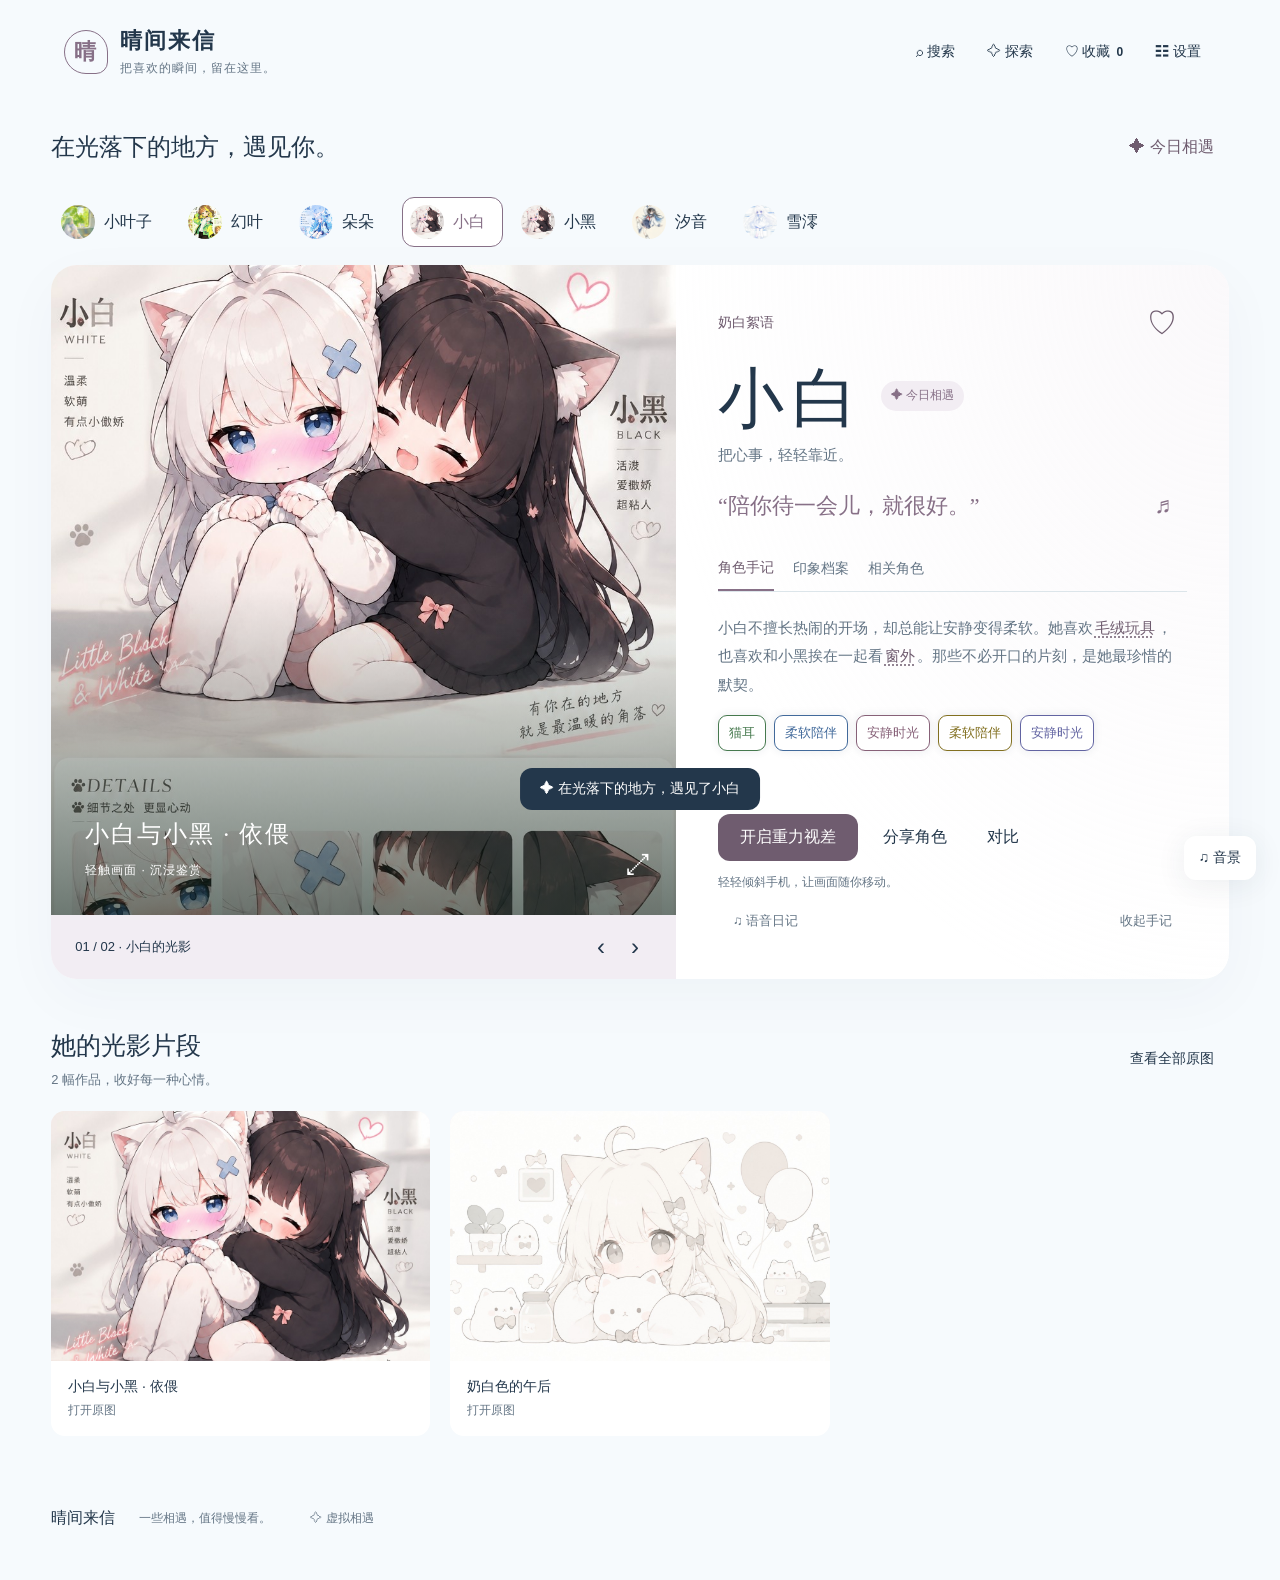
<file: index.html>
<!doctype html>
<html lang="zh-CN"><head><meta charset="utf-8"><meta name="viewport" content="width=device-width,initial-scale=1,viewport-fit=cover"><meta name="theme-color" content="#f6fafd"><meta name="description" content="晴间来信，一本可以随身携带的角色与光影收藏册。"><title>晴间来信 · 角色图鉴</title><link rel="icon" href="favicon.svg" type="image/svg+xml"><link rel="stylesheet" href="style.css"><script src="characters.js" defer></script><script src="app.js" defer></script></head>
<body><a class="skip-link" href="#main">跳到内容</a><div id="sky" aria-hidden="true"></div><div id="light-trail" aria-hidden="true"></div>
<header class="header"><a href="#leaf" class="brand"><span class="brand-mark">晴</span><span>晴间来信<small>把喜欢的瞬间，留在这里。</small></span></a><div class="header-actions"><button id="search-open" aria-label="搜索角色与故事">⌕ <span>搜索</span></button><button id="explore">✧ <span>探索</span></button><button id="collection">♡ <span>收藏</span><b id="count">0</b></button><button id="settings" aria-label="打开阅读设置">☷ <span>设置</span></button></div></header>
<main id="main" tabindex="-1"><div id="recommendation" hidden></div><div class="intro"><p>在光落下的地方，遇见你。</p><button id="daily-encounter">✦ 今日相遇</button></div><nav id="characters" role="tablist" aria-label="选择角色"></nav>
<div id="character-view"><section class="stage" id="character-panel" role="tabpanel"><div class="art-wrap"><button class="art" id="open-art" aria-label="打开原图鉴赏"><span class="film-loader" aria-hidden="true"></span><img id="hero" fetchpriority="high" alt=""><span class="art-flash" aria-hidden="true"></span><span class="art-shade"></span><span class="art-caption"><span id="scene"></span><small>轻触画面 · 沉浸鉴赏</small></span><span class="view-mark">⤢</span></button><div class="image-error" hidden>画面暂未载入，请检查图片文件后重试。<button id="retry">重新加载</button></div><div class="art-footer"><span id="image-count"></span><div><button id="prev" aria-label="上一幅">‹</button><button id="next" aria-label="下一幅">›</button></div></div></div>
<article class="profile"><div class="profile-top"><span id="mood"></span><button id="favorite" aria-label="收藏角色" aria-pressed="false">♡</button></div><div class="name-line"><h1 id="name"></h1><button id="daily-label" hidden>✦ 今日相遇</button></div><p id="subtitle" class="subtitle"></p><div class="quote-row"><blockquote id="quote"></blockquote><button id="speak" aria-label="朗读角色台词">♬</button></div><div class="content-tabs" role="tablist" aria-label="档案内容"><button role="tab" aria-selected="true" data-pane="story" id="tab-story" aria-controls="pane-story">角色手记</button><button role="tab" aria-selected="false" data-pane="details" id="tab-details" aria-controls="pane-details" tabindex="-1">印象档案</button><button role="tab" aria-selected="false" data-pane="related" id="tab-related" aria-controls="pane-related" tabindex="-1">相关角色</button></div><div class="paper-content"><div id="pane-story" class="pane" role="tabpanel" aria-labelledby="tab-story"><p id="story"></p><div id="tags"></div></div><div id="pane-details" class="pane" role="tabpanel" aria-labelledby="tab-details" hidden><dl id="details"></dl><small>人物介绍为本站创作设定；暂定名可修改。</small></div><div id="pane-related" class="pane" role="tabpanel" aria-labelledby="tab-related" hidden><div id="related-list"></div></div></div><div class="profile-actions"><button id="motion" class="primary" aria-pressed="false">开启重力视差</button><button id="share">分享角色</button><button id="compare">对比</button></div><p id="motion-status" class="hint">轻轻倾斜手机，让画面随你移动。</p><div class="profile-extras"><button id="voice-diary">♫ 语音日记</button><button id="collapse-profile" aria-expanded="true">收起手记</button></div></article></section>
<section class="gallery-section"><div class="section-heading"><div><h2>她的光影片段</h2><p id="gallery-desc"></p></div><button id="show-gallery">查看全部原图</button></div><div id="gallery" class="gallery"></div></section></div>
<section id="route-view" hidden aria-live="polite"></section>
<footer><span>晴间来信</span><p>一些相遇，值得慢慢看。</p><button id="virtual-online">✧ 虚拟相遇</button></footer></main>
<nav class="mobile-bar" aria-label="快捷操作"><button id="mobile-art">⤢ 鉴赏</button><button id="mobile-favorite">♡ 收藏</button><button id="music">♫ 音景</button><button id="mobile-explore">✧ 探索</button></nav>
<dialog id="viewer" aria-label="原图鉴赏"><div class="viewer-head"><span id="viewer-title"></span><button id="close-viewer" aria-label="关闭鉴赏">关闭 ×</button></div><div id="viewer-area"><span class="film-loader" aria-hidden="true"></span><img id="viewer-img" alt=""><p id="viewer-error" hidden>原图加载失败。<button id="viewer-retry">重试</button></p></div><div id="danmaku" aria-hidden="true"></div><div id="floating-cards" hidden></div><div class="viewer-bottom"><button id="viewer-prev" aria-label="上一张原图">‹</button><span id="viewer-count"></span><button id="viewer-next" aria-label="下一张原图">›</button><button id="zoom">放大</button><button id="immersive" aria-pressed="false">◆ 沉浸</button><button id="card-mode" aria-pressed="false">卡片模式</button><a id="download" download>保存原图</a><button id="fullscreen">全屏</button></div></dialog>
<dialog id="drawer" aria-labelledby="drawer-title"><div class="drawer-head"><h2 id="drawer-title"></h2><button id="close-drawer" aria-label="关闭面板">关闭 ×</button></div><div id="drawer-body"></div></dialog>
<dialog id="story-slider" aria-label="故事滑动"><button id="close-slider" aria-label="退出故事滑动">退出 ×</button><div id="slider-stage"></div><div class="slider-bottom"><button id="slider-prev">上一位</button><span id="slider-count"></span><button id="slider-next">下一位</button><button id="slider-detail">查看档案</button></div></dialog>
<div id="toast" role="status" aria-live="polite"></div><noscript>请开启 JavaScript 以浏览完整图鉴。<a href="assets/TT%20Image%202.5_1789747697011_0.png">查看小叶子的原图</a></noscript></body></html>
</file>
<file: style.css>
:root{--base:#f6fafd;--ink:#23374b;--muted:#647585;--accent:#56856a;--tint:#eaf1e8;--surface:#fff;--line:#dce5ea;color-scheme:light;font-family:-apple-system,BlinkMacSystemFont,"PingFang SC","Microsoft YaHei",sans-serif;color:var(--ink);background:var(--base);font-size:16px}*{box-sizing:border-box}body{margin:0}button,a,input{touch-action:manipulation}button,a{ -webkit-tap-highlight-color:transparent}button{font:inherit;color:inherit;cursor:pointer;border:0;background:none;min-height:44px;padding:10px 15px;border-radius:12px}button:hover{background:var(--tint)}button:focus-visible,a:focus-visible,input:focus-visible{outline:3px solid var(--accent);outline-offset:4px}a{color:inherit;text-decoration:none}button:disabled{opacity:.4;cursor:default}button[hidden],[hidden]{display:none!important}.header{max-width:1440px;margin:auto;padding:26px 5%;display:flex;justify-content:space-between;align-items:center}.brand{display:flex;gap:12px;align-items:center;font-size:22px;font-weight:600;letter-spacing:2px}.brand-mark{display:grid;place-items:center;width:44px;height:44px;border:1px solid var(--accent);color:var(--accent);border-radius:50% 50% 12px 50%;font-family:serif}.brand small{display:block;font-size:12px;font-weight:400;letter-spacing:1px;margin-top:4px;color:var(--muted)}.header-actions{display:flex;gap:10px;font-size:14px}.header-actions b{margin-left:6px;font-size:12px}main{max-width:1320px;margin:auto;padding:0 4%}.intro{display:flex;align-items:center;justify-content:space-between;margin:22px 0 24px}.intro p{font-family:"Songti SC","Noto Serif CJK SC",SimSun,serif;font-size:24px;margin:0}.intro>span{color:var(--muted);font-size:13px}#characters{display:flex;gap:10px;overflow-x:auto;padding:4px 2px 18px;scrollbar-width:thin;scroll-snap-type:x proximity}#characters button{display:flex;align-items:center;flex-shrink:0;gap:9px;border:1px solid transparent;padding:7px 17px 7px 7px;scroll-snap-align:center}#characters img{width:34px;height:34px;border-radius:50%;object-fit:cover;object-position:50% 20%}#characters button[aria-selected=true]{background:var(--surface);border-color:var(--accent);color:var(--accent)}.stage{display:grid;grid-template-columns:1.13fr 1fr;background:var(--surface);border-radius:26px;overflow:hidden;box-shadow:0 18px 60px #23374b09}.art-wrap{position:relative;background:var(--tint);min-width:0}.art{padding:0;display:block;width:100%;height:610px;position:relative;overflow:hidden;border-radius:0;text-align:left;isolation:isolate}.art img{width:100%;height:100%;object-fit:cover;object-position:50% 42%;transform:scale(1.045) translate(var(--px,0px),var(--py,0px));transition:transform .18s ease-out}.art-shade{position:absolute;inset:50% 0 0;background:linear-gradient(transparent,#1529219c);pointer-events:none}.art-caption{position:absolute;bottom:36px;left:34px;color:white;font-family:"Songti SC",SimSun,serif;font-size:24px;letter-spacing:2px}.art-caption small{display:block;font-family:sans-serif;letter-spacing:1px;font-size:12px;margin-top:12px}.view-mark{position:absolute;right:26px;bottom:33px;color:white;font-size:26px}.art-footer{padding:10px 24px;display:flex;justify-content:space-between;align-items:center;font-size:13px}.art-footer button{font-size:24px;padding:0 13px}.profile{padding:36px 42px;display:flex;flex-direction:column}.profile-top{display:flex;justify-content:space-between;align-items:center;color:var(--accent);font-size:14px}.profile-top>button{font-size:30px;padding:0 10px}h1{font-family:"Songti SC","Noto Serif CJK SC",SimSun,serif;font-weight:500;font-size:66px;letter-spacing:8px;margin:20px 0 8px;line-height:1.2}.subtitle{margin:0;color:var(--muted);font-size:15px}blockquote{font-family:"Songti SC",SimSun,serif;font-size:22px;line-height:1.7;margin:30px 0 23px;color:var(--accent)}.content-tabs{display:flex;gap:24px;border-bottom:1px solid var(--line)}.content-tabs button{padding:12px 0;border-radius:0;font-size:14px;color:var(--muted)}.content-tabs [aria-selected=true]{color:var(--ink);border-bottom:2px solid var(--accent)}.pane{min-height:181px;padding-top:6px}.pane p{font-size:15px;line-height:1.9;color:var(--muted);margin:16px 0}.pane small{font-size:12px;color:var(--muted)}#tags{display:flex;gap:8px;flex-wrap:wrap}#tags span{font-size:12px;border-radius:6px;background:var(--tint);padding:6px 9px;color:var(--accent)}dl{font-size:14px;display:grid;grid-template-columns:100px 1fr;gap:12px}dt{color:var(--muted)}dd{margin:0}.profile-actions{display:flex;gap:10px;margin-top:auto;padding-top:22px}.primary{background:var(--accent);color:white;padding:13px 22px}.primary:hover{background:var(--accent);filter:brightness(.92)}.hint{font-size:12px;color:var(--muted);line-height:1.5;margin:12px 0 0}.gallery-section{margin:50px 0}.section-heading{display:flex;align-items:center;justify-content:space-between;margin-bottom:22px}h2{font-family:"Songti SC",SimSun,serif;font-size:25px;font-weight:500;margin:0}.section-heading p{color:var(--muted);font-size:13px;margin:9px 0 0}.section-heading button{font-size:14px}.gallery{display:grid;grid-template-columns:repeat(3,1fr);gap:20px}.gallery button{padding:0;text-align:left;border-radius:14px;overflow:hidden;background:var(--surface)}.gallery img{display:block;width:100%;height:250px;object-fit:cover;object-position:50% 25%}.gallery span{display:block;padding:17px;font-size:14px}.gallery small{display:block;margin-top:6px;color:var(--muted);font-size:12px}footer{padding:10px 0 40px;display:flex;align-items:center;gap:24px;color:var(--muted);font-size:12px}footer>span{font-size:16px;color:var(--ink)}footer small{margin-left:auto}.mobile-bar{display:none}dialog{border:0;color:var(--ink);background:var(--surface);padding:0}dialog::backdrop{background:#152332bb;backdrop-filter:blur(8px)}#viewer{width:100vw;max-width:none;height:100dvh;max-height:none;background:#132230;color:#fff} .viewer-head,.viewer-bottom{display:flex;align-items:center;gap:10px;padding:14px 24px;justify-content:center}.viewer-head{justify-content:space-between;height:70px}.viewer-head button:hover,.viewer-bottom button:hover{background:#304454}#viewer-area{height:calc(100dvh - 150px);overflow:auto;display:flex;align-items:center;justify-content:center}#viewer-img{max-width:100%;max-height:100%;object-fit:contain}#viewer-area.zoomed{display:block}#viewer-area.zoomed img{max-width:none;max-height:none;width:150%;height:auto}.viewer-bottom{height:80px;font-size:14px}.viewer-bottom a{padding:12px;white-space:nowrap}#drawer{width:min(500px,calc(100% - 24px));border-radius:22px;padding:25px;max-height:85dvh}.drawer-head{display:flex;justify-content:space-between;align-items:center;gap:15px;margin-bottom:22px}#drawer-body{display:grid;gap:14px}#drawer-body label{display:flex;justify-content:space-between;align-items:center;gap:20px;min-height:48px;font-size:15px}input[type=checkbox]{width:22px;height:22px;accent-color:var(--accent)}.saved-row{display:flex;align-items:center;gap:15px;text-align:left;background:var(--tint)}.saved-row img{width:48px;height:56px;object-fit:cover;border-radius:8px}#toast{position:fixed;bottom:90px;left:50%;transform:translateX(-50%);background:var(--ink);color:var(--surface);padding:12px 20px;border-radius:12px;z-index:20;max-width:90%;width:max-content;font-size:14px;opacity:0;pointer-events:none}#toast.show{opacity:1}.image-error{position:absolute;top:30%;left:10%;width:80%;background:var(--surface);padding:24px;border-radius:15px;font-size:14px}.image-error button{display:block}.night{--base:#172733;--surface:#213746;--ink:#e8f1f6;--muted:#b3c5d1;--line:#3e5564;color-scheme:dark}.night .profile-top,.night blockquote,.night #characters button[aria-selected=true]{color:#9dcebb}.night #characters button[aria-selected=true]{background:#2a4252}.night .art-footer,.night #tags,.night .saved-row{color:#23374b}.large{font-size:18px}.large .pane p{font-size:1rem}.no-motion .art img{transform:none!important;transition:none!important}@media(min-width:1500px){.art{height:660px}}@media(max-width:1000px){.profile{padding:26px}.art{height:590px}h1{font-size:54px}blockquote{font-size:20px}.pane{min-height:200px}}@media(max-width:700px){.header{padding:18px 20px}.brand{font-size:19px}.brand small{font-size:10px;letter-spacing:0}.brand-mark{width:38px;height:38px}.header-actions{gap:0}.header-actions button{padding:8px}.header-actions button span{display:none}main{padding:0 18px}.intro{margin:20px 0 15px}.intro p{font-size:21px}.intro>span{display:none}#characters{margin-right:-18px;gap:6px;padding-bottom:16px}#characters button{font-size:14px;padding-right:13px}#characters img{width:30px;height:30px}.stage{grid-template-columns:1fr;border-radius:20px}.art{height:clamp(350px,113vw,540px)}.art-caption{left:23px;bottom:25px;font-size:23px}.art-footer{padding:3px 18px}.profile{padding:22px 24px 26px}h1{font-size:49px;margin-top:12px}.profile-top{font-size:13px}blockquote{margin:24px 0 18px}.pane{min-height:0}.pane p{font-size:16px}.profile-actions{margin-top:7px}.gallery-section{margin:32px 0}.section-heading h2{font-size:22px}.section-heading button{font-size:12px;padding:8px}.gallery{display:flex;overflow-x:auto;scroll-snap-type:x mandatory;gap:13px;margin-right:-18px;padding-right:18px}.gallery button{flex:0 0 72%;scroll-snap-align:start}.gallery img{height:260px}footer{flex-wrap:wrap;gap:4px 18px;padding-bottom:110px}footer small{width:100%;margin:0}.mobile-bar{position:fixed;z-index:3;display:flex;justify-content:space-around;bottom:0;left:0;right:0;padding:8px 10px calc(8px + env(safe-area-inset-bottom));background:var(--surface);border-top:1px solid var(--line)}.mobile-bar button{font-size:13px}.viewer-head{padding:12px;font-size:13px}.viewer-bottom{padding:8px 4px;gap:0}.viewer-bottom button,.viewer-bottom a{padding:8px;font-size:12px}#viewer-area{height:calc(100dvh - 170px)}.viewer-bottom{height:100px;padding-bottom:calc(8px + env(safe-area-inset-bottom))}}
@media(prefers-reduced-motion:reduce){*,*::before,*::after{scroll-behavior:auto!important;transition:none!important;animation:none!important}.art img{transform:none!important}}
/* 2.0：光影、探索与移动交互 */
:root{--modal-blur:10px;--ease:cubic-bezier(.34,1.56,.64,1)}html{scroll-behavior:smooth}body{isolation:isolate}button{position:relative}input,select{font:inherit;color:var(--ink);background:var(--surface);border:1px solid var(--line);border-radius:10px;padding:12px;min-height:44px;max-width:100%}input[type=range]{padding:0;width:130px;accent-color:var(--accent)}.sr-only{position:absolute;width:1px;height:1px;overflow:hidden;clip:rect(0,0,0,0);white-space:nowrap}.skip-link{position:fixed;left:15px;top:-80px;z-index:40;background:var(--surface);padding:12px;border-radius:8px}.skip-link:focus{top:10px}#main:focus{outline:none}.header,.intro,.stage,.gallery-section,footer,#route-view{position:relative;z-index:1}.header{gap:16px}.header-actions{gap:2px}.header-actions button{white-space:nowrap}.name-line{display:flex;gap:15px;align-items:center;flex-wrap:wrap}.name-line h1{margin-top:14px}.name-line button{font-size:12px;color:var(--accent);background:var(--tint);border-radius:20px;padding:5px 10px;min-height:30px;animation:daily-glimmer 3s infinite}.quote-row{display:flex;align-items:center;gap:8px}.quote-row blockquote{flex:1;margin:22px 0}.quote-row button{font-size:23px;color:var(--accent)}.profile{position:relative;isolation:isolate;transform-origin:left center;overflow:hidden}.profile::before{content:"";position:absolute;inset:0;background:radial-gradient(ellipse at 100% 0%,var(--tint),transparent 75%);opacity:.35;z-index:-1;animation:color-breath 4s ease-in-out infinite}.profile-actions{flex-wrap:wrap;padding-top:15px}.profile-extras{margin-top:8px;display:flex;justify-content:space-between;gap:10px;font-size:13px;color:var(--muted)}.profile.collapsed .paper-content,.profile.collapsed .content-tabs{display:none}.paper-content{perspective:1000px}.pane{min-height:190px}.content-tabs{gap:19px}.content-tabs button{font-size:14px}#related-list{display:grid;gap:9px;margin-top:12px}.memory-word{display:inline;padding:0 2px;border-radius:0;min-height:0;font:inherit;color:var(--accent);text-decoration:underline;text-decoration-style:dotted;text-underline-offset:4px}.memory-word:hover{background:var(--tint)}#tags{gap:8px;padding-bottom:10px}.rainbow-tag,#tags button{font-size:13px;color:var(--tag-color);background:var(--surface);border:1px solid color-mix(in srgb,var(--tag-color),transparent 60%);box-shadow:0 0 10px color-mix(in srgb,var(--tag-color),transparent 85%);padding:5px 10px;min-height:36px;border-radius:9px;transition:transform .2s,box-shadow .2s}.rainbow-tag:hover,#tags button:hover{transform:scale(1.08) rotate(2deg);box-shadow:0 0 14px color-mix(in srgb,var(--tag-color),transparent 65%)}.theme-list{display:flex;flex-wrap:wrap;gap:10px}.night .rainbow-tag,.night #tags button{color:#e8f1f6;background:#2c4554;border-color:var(--tag-color)}.night #daily-label{color:#b7dbcd;background:#2a4252}.night .quote-row button,.night .memory-word{color:#b7dbcd}.night .tag-banner{color:#fff}.art{transform-origin:center;transition:transform .18s ease-out}.art img.outgoing-image{position:absolute;inset:0;pointer-events:none;z-index:1}.art-caption{z-index:2}.art-flash{position:absolute;inset:0;background:linear-gradient(120deg,transparent,var(--accent),transparent);opacity:0;pointer-events:none;z-index:1}.art-flash.heartbeat{animation:art-light .6s ease-out}.view-mark{z-index:2}.film-loader{position:absolute;inset:14px;border:8px solid #243c4b;opacity:0;pointer-events:none;z-index:2;border-radius:8px;background:linear-gradient(110deg,#dce8e4,#eef6f8,#dce8e4);background-size:200% 100%;transition:opacity .2s}.film-loader::before,.film-loader::after{content:"";position:absolute;left:0;right:0;height:12px;background:radial-gradient(circle,#a9bac4 4px,transparent 5px) 0 0/20px 12px}.film-loader::before{top:-7px}.film-loader::after{bottom:-7px}.loading>.film-loader{opacity:1;animation:film-light 1.3s linear infinite}.film{position:relative;overflow:hidden;background:var(--tint)}.film.loading::after{content:"";position:absolute;inset:0;background:linear-gradient(100deg,#cbdbe3,transparent,#cbdbe3);background-size:200% 100%;animation:film-light 1.3s linear infinite}.film.broken::after{content:"图片暂不可用";position:absolute;inset:0;display:grid;place-items:center;color:#23374b;background:#e7eef2;font-size:14px}#sky{position:fixed;inset:0;z-index:-1;display:none;pointer-events:none}.night #sky{display:block}.night.no-stars #sky{display:none}#sky i{position:absolute;width:2px;height:2px;border-radius:50%;background:white;opacity:.3;animation:twinkle var(--twinkle) ease-in-out infinite}#light-trail{position:fixed;inset:-40%;z-index:-1;pointer-events:none;opacity:0;background:radial-gradient(ellipse at center,var(--accent) 0%,transparent 65%);width:70vw;height:50vh}.tracing{animation:light-trace 2.5s ease-in-out}.particle{position:fixed;z-index:60;pointer-events:none;animation:particle-fly 1.2s ease-out both;animation-delay:var(--delay);font-size:15px}.particle.star{color:#d5ad47!important}.heartbeat{animation:heartbeat .4s var(--ease)}#count.heartbeat{animation:count-flash .4s ease-out}.gold-letter{color:#81682d;background:linear-gradient(110deg,#fff7d9,#f6e7b2);border-radius:12px;padding:22px;font-family:"Songti SC",SimSun,serif;line-height:1.8;animation:gold-light 2s ease-out}dialog::backdrop{background:#152332aa;backdrop-filter:blur(var(--modal-blur));-webkit-backdrop-filter:blur(var(--modal-blur))}#drawer{width:min(620px,calc(100% - 24px));padding:26px}#drawer-body{gap:15px;line-height:1.7}#drawer h3{font-size:16px;margin:10px 0}#drawer blockquote{font-size:21px;margin:12px 0}#drawer-body p{margin:0}#drawer-body label{line-height:1.6}#drawer-body .character-grid{grid-template-columns:1fr 1fr}.character-card{padding:10px;display:flex;gap:13px;text-align:left;align-items:center;width:100%;background:var(--surface);border:1px solid var(--line);border-radius:15px;overflow:hidden}.character-card img{width:64px;height:82px;object-fit:cover;object-position:50% 22%;border-radius:9px;flex-shrink:0}.character-card strong{display:block;font-size:19px;font-family:"Songti SC",SimSun,serif;font-weight:500;color:var(--ink)}.character-card small{display:block;color:var(--muted);font-size:13px;line-height:1.6;margin-top:5px}.character-card em{display:block;font-style:normal;font-size:13px;color:var(--muted);margin-top:8px}.character-card:hover{border-color:var(--card-color,var(--accent));box-shadow:0 6px 26px #23374b0c}.character-grid{display:grid;grid-template-columns:repeat(3,1fr);gap:17px}.explore-grid{display:grid;grid-template-columns:repeat(2,1fr);gap:12px}.explore-grid button{padding:20px;background:var(--tint);color:#23374b;text-align:left;font-size:25px;border-radius:14px}.explore-grid strong{display:block;font-size:16px;font-weight:500;margin:10px 0 4px}.explore-grid small{display:block;font-size:12px;color:#5d707c}.route-heading{display:flex;align-items:center;justify-content:space-between;gap:20px;margin:20px 0 30px}.route-heading h1{font-size:42px;letter-spacing:3px;margin:0;line-height:1.4}.route-heading p{color:var(--muted);font-size:15px;margin:10px 0;line-height:1.8}.route-heading button{white-space:nowrap;font-size:14px}#route-view{min-height:60vh;padding-bottom:36px}#route-view>h2{margin:35px 0 18px;font-size:25px}.tag-banner{position:relative;overflow:hidden;border-radius:22px;padding:35px;margin-bottom:30px;background:var(--tag-color);color:white}.tag-banner>span{font-size:32px;font-family:"Songti SC",SimSun,serif}.tag-banner p{font-size:14px;margin:12px 0 0}.tag-banner::after{content:"";position:absolute;inset:0;background:linear-gradient(110deg,transparent,#ffffff30,transparent);transform:translateX(-100%);animation:light-sweep 2s ease-out}.search-label{font-size:14px;color:var(--muted)}#search-input{width:100%;font-size:18px}.search-desc{display:block;text-align:left;width:100%;background:var(--tint);color:#23374b;margin:8px 0}.search-desc strong{display:block;font-size:15px}.search-desc span{display:block;font-size:14px;line-height:1.7;margin-top:6px}#search-results{display:grid;gap:10px}.group-tabs{display:flex;gap:8px;overflow:auto;padding-bottom:5px}.group-tabs button{white-space:nowrap;border:1px solid var(--line);font-size:14px}.group-tabs [aria-pressed=true]{border-color:var(--accent);background:var(--tint);color:#23374b}.inline-form{display:flex;gap:8px;align-items:center}.inline-form input{min-width:0;flex:1}.inline-form button{white-space:nowrap;background:var(--accent);color:white}.group-tools{display:flex;gap:5px;font-size:13px;flex-wrap:wrap}.saved-list{display:grid;gap:12px}.saved-item{border:1px solid var(--line);border-radius:14px;overflow:hidden;animation:slide-up-fade .5s ease-out both;animation-delay:var(--entry-delay)}.saved-item:hover{box-shadow:0 7px 25px #23374b12}.saved-row{width:100%;background:var(--surface)}.saved-row small{display:block;font-size:12px;color:var(--muted);margin-top:4px}.saved-tools{display:flex;justify-content:flex-end;gap:3px;border-top:1px solid var(--line);font-size:12px}.empty-message{padding:24px;color:var(--muted);line-height:1.8}.setting-section{display:grid;gap:6px}.danger{color:#b84a5d}.import-label{display:flex;flex-wrap:wrap}#import-data{font-size:13px}.filter-bar{display:flex;flex-wrap:wrap;gap:16px;margin-bottom:20px}.filter-bar label{display:grid;gap:6px;color:var(--muted);font-size:14px;flex:1;min-width:160px}.all-gallery{display:grid;grid-template-columns:repeat(4,1fr);gap:17px}.image-tile{padding:0;background:var(--surface);border-radius:13px;overflow:hidden;text-align:left}.image-tile img{display:block;width:100%;height:270px;object-fit:cover;object-position:50% 24%}.image-tile>span{display:block;padding:14px;font-size:14px}.image-tile small{display:block;color:var(--muted);margin-top:5px;font-size:12px}#gallery-more{display:block;margin:24px auto}.story-timeline{max-width:850px;margin:0 auto;position:relative;padding-left:35px}.story-timeline::before{content:"";position:absolute;left:8px;top:0;bottom:0;width:2px;background:var(--line);transform-origin:top;animation:timeline-draw 1s ease-out}.story-node{position:relative;padding:0 0 22px;animation:slide-up-fade .5s both;animation-delay:var(--entry-delay)}.story-node .character-card{padding:20px;gap:22px}.story-node .character-card img{width:90px;height:125px}.story-dot{position:absolute;left:-33px;top:45px;width:14px;height:14px;border:3px solid var(--base);border-radius:50%;background:var(--card-color);box-shadow:0 0 0 2px var(--card-color)}.story-node em{font-family:"Songti SC",SimSun,serif;font-size:19px!important}.progress-rings{display:flex;justify-content:center;gap:35px;flex-wrap:wrap;padding:24px 0}.progress-ring{width:150px;height:150px;border-radius:50%;position:relative;display:flex;flex-direction:column;align-items:center;justify-content:center;background:conic-gradient(var(--accent) var(--progress),var(--line) 0);isolation:isolate}.progress-ring::before{content:"";position:absolute;inset:9px;border-radius:50%;background:var(--base);z-index:-1}.progress-ring strong{font-size:33px;font-weight:500}.progress-ring strong small{font-size:15px;color:var(--muted)}.progress-ring>span{font-size:13px;color:var(--muted);margin-top:4px}.reading-time{display:flex;justify-content:center;gap:50px;flex-wrap:wrap;padding:25px;background:var(--surface);border-radius:20px;margin:15px 0 40px}.reading-time>div{font-size:13px;color:var(--muted)}.reading-time strong{font-size:27px;color:var(--ink);margin-right:6px;font-weight:500}.reading-time small{display:block;margin-top:8px}.badge-grid{display:grid;grid-template-columns:repeat(4,1fr);gap:15px}.badge{display:grid;text-align:center;gap:7px;padding:24px 15px;background:var(--surface);border:1px solid var(--line);border-radius:16px;color:var(--muted)}.badge-icon{font-size:27px;width:54px;height:54px;display:grid;place-items:center;background:var(--line);border-radius:50%;margin:auto}.badge strong{font-weight:500;font-size:15px}.badge small{font-size:12px;line-height:1.7}.badge em{font-style:normal;font-size:12px}.badge.unlocked{border-color:#c7b476}.badge.unlocked .badge-icon{background:#f8ebbe;color:#81682d}.badge.unlocked strong{color:var(--ink)}.ranking{display:grid;gap:9px;max-width:800px}.ranking button{display:flex;align-items:center;gap:20px;padding:10px 0}.ranking button>span:first-child{width:65px;font-size:15px;text-align:left}.rank-track{flex:1;height:8px;border-radius:8px;background:var(--line);overflow:hidden}.rank-track i{display:block;height:100%;border-radius:8px;transform-origin:left;animation:timeline-draw .6s ease-out}.ranking b{font-size:14px;width:30px;font-weight:400}.visit-timeline{padding:0;list-style:none;max-width:800px}.visit-timeline li{display:flex;gap:24px;padding:13px 0;border-bottom:1px solid var(--line);font-size:14px}.visit-timeline time{color:var(--muted);font-size:12px;min-width:125px}.compare-toolbar{display:flex;gap:8px;flex-wrap:wrap;margin-bottom:20px}.compare-grid{display:grid;grid-template-columns:1fr 1fr;gap:25px}.compare-column{padding:24px;background:var(--surface);border-top:3px solid var(--card-color);border-radius:16px;max-height:80dvh;overflow-y:auto;min-width:0;overscroll-behavior:contain}.compare-column h2{font-size:30px}.compare-column>p{font-size:14px;color:var(--muted);line-height:1.8}.compare-image{padding:0;width:100%;overflow:hidden;border-radius:12px}.compare-image img{display:block;width:100%;height:400px;object-fit:contain;background:var(--base)}.compare-nav{display:flex;justify-content:center;align-items:center;gap:18px}.compare-nav button{font-size:25px}.compare-nav span{font-size:13px}.compare-column blockquote{font-size:19px;margin:15px 0}.flip-library{display:grid;grid-template-columns:repeat(4,1fr);gap:24px}.flip-card{perspective:1100px;text-align:center}.flip-card>button:first-child{padding:0;width:100%;height:300px;background:none}.flip-inner{display:block;width:100%;height:100%;position:relative;transform-style:preserve-3d;transition:transform .6s var(--ease)}.flipped .flip-inner{transform:rotateY(180deg)}.flip-front,.flip-back{display:flex;position:absolute;inset:0;backface-visibility:hidden;-webkit-backface-visibility:hidden;border-radius:16px;overflow:hidden;flex-direction:column;justify-content:center;align-items:center;background:var(--surface);border:1px solid var(--line)}.flip-front img{width:100%;height:100%;object-fit:cover}.flip-front strong{position:absolute;bottom:0;left:0;right:0;background:#142b3aaa;padding:15px;color:white;font-family:"Songti SC",SimSun,serif;font-size:25px;font-weight:400}.flip-back{transform:rotateY(180deg);padding:25px;color:var(--ink);border-color:var(--card-color)}.flip-back strong{font-size:25px;font-family:"Songti SC",SimSun,serif;font-weight:400}.flip-back em{font-style:normal;line-height:1.9;font-size:16px;margin:25px 0}.flip-back small{font-size:12px;color:var(--muted)}.flip-card>button:last-child{font-size:13px;margin-top:9px}.memory-art img{width:100%;max-height:300px;object-fit:cover;object-position:50% 24%;border-radius:13px}.color-swatches{display:flex;gap:15px;flex-wrap:wrap}.color-swatches span{text-align:center}.color-swatches i{display:block;width:70px;height:40px;border-radius:7px;border:1px solid var(--line)}.color-swatches small{font-size:11px}.virtual-count{font-size:40px;color:var(--accent)}.virtual-count small{display:block;font-size:13px;color:var(--muted)}.virtual-row{display:flex;align-items:center;justify-content:space-between;gap:15px;font-size:14px}.virtual-row meter{flex:1}.virtual-row b{font-weight:400}.night .virtual-count{color:#b7dbcd}#recommendation{padding:12px 16px;border-radius:13px;background:var(--tint);color:#23374b;font-size:14px;display:flex;align-items:center;justify-content:space-between;gap:15px}#viewer{overflow:hidden;height:100vh;height:100dvh}#viewer-area{position:relative}#viewer-img{flex-shrink:0;transition:width .15s;transform-origin:center;cursor:zoom-in}#viewer-area.zoomed{display:block;overflow:auto;touch-action:pan-x pan-y}#viewer-area.zoomed img{max-width:none;max-height:none;height:auto;cursor:grab}.viewer-bottom{flex-wrap:wrap;height:auto;min-height:80px;position:absolute;bottom:0;left:0;right:0;background:linear-gradient(transparent,#132230);padding-top:20px;padding-bottom:calc(14px + env(safe-area-inset-bottom));transition:opacity .3s,transform .3s;z-index:5}.viewer-head{position:relative;z-index:5;background:linear-gradient(#132230,transparent);transition:opacity .3s}.viewer-bottom>*{white-space:nowrap}.viewer-bottom [aria-pressed=true]{background:#304454}#viewer-area{height:calc(100vh - 190px);height:calc(100dvh - 190px)}#viewer.immersive #viewer-area{height:100%;position:absolute;inset:0}#viewer.immersive .viewer-bottom{transform:translateY(100%);opacity:0;pointer-events:none}#viewer.immersive .viewer-head>span{opacity:0}#viewer.immersive .viewer-head #close-viewer{margin-left:auto;background:#132230a0}#viewer.immersive.tools-revealed .viewer-bottom,#viewer.immersive .viewer-bottom:focus-within{transform:none;opacity:.8;pointer-events:auto}#viewer.immersive .viewer-bottom:focus-within{opacity:1}#viewer-error{position:absolute;inset:35% 10%;padding:20px;background:#233d50;border-radius:12px;font-size:15px}#danmaku{position:absolute;inset:70px 0 100px;pointer-events:none;overflow:hidden;z-index:3}.danmaku-line{position:absolute;left:100%;width:max-content;background:#13223070;border-radius:20px;padding:8px 15px;font-size:13px;color:#fff;animation:danmaku 6s linear}.cards-mode #viewer-area{opacity:.15;pointer-events:none}#floating-cards{position:absolute;inset:80px 10px 130px;z-index:4;overflow:hidden}.floating-card{position:absolute;width:min(230px,40%);height:65%;padding:10px;background:#f6fafd;color:#23374b;box-shadow:0 16px 40px #0006;border-radius:15px;transform:rotate(var(--turn));touch-action:none;animation:slide-up-fade .5s}.floating-card img{width:100%;height:calc(100% - 40px);object-fit:contain;pointer-events:none}.floating-card span{display:block;font-size:12px;padding-top:10px;pointer-events:none}#story-slider{width:100vw;max-width:none;height:100vh;height:100dvh;max-height:none;background:#132230;color:white;overflow:hidden}#close-slider{position:absolute;right:14px;top:calc(14px + env(safe-area-inset-top));z-index:3;background:#13223088}#slider-stage{height:100%;overflow:hidden}#slider-scene{width:100%;height:100%;border-radius:0;padding:0;text-align:left;display:block}#slider-scene img{width:100%;height:100%;object-fit:contain;background:#132230}.slider-shade{position:absolute;inset:40% 0 0;background:linear-gradient(transparent,#132230d9)}.slider-caption{position:absolute;bottom:140px;left:10%;right:10%;color:white}.slider-caption h1{font-size:62px;margin:0}.slider-caption p{font-size:16px}.slider-caption blockquote{margin:20px 0;color:#fff;font-size:22px}.slider-caption small{font-size:12px;opacity:.7}.slider-bottom{position:absolute;bottom:0;left:0;right:0;display:flex;gap:10px;align-items:center;justify-content:center;padding:20px 10px calc(20px + env(safe-area-inset-bottom));font-size:14px}.slider-bottom button{background:#233d5088}.dialog-fallback{position:fixed!important;z-index:50;inset:0;margin:auto;box-shadow:0 0 0 100vmax #132230bb}.fallback-open{overflow:hidden}.share-preview{width:min(100%,350px);max-height:55vh;object-fit:contain;display:block;margin:auto;border-radius:15px;box-shadow:0 15px 45px #23374b15;animation:share-turn .7s var(--ease)}.share-actions{display:flex;flex-wrap:wrap;gap:8px}.share-options{display:grid;gap:10px}.share-options label{font-size:14px}.share-options input{min-width:0;width:65%}.video-preview{width:100%;max-height:50vh;border-radius:14px}.recording-status{padding:20px;background:var(--tint);color:#23374b;border-radius:14px;font-size:15px}.recording-status.live{color:#a33c54}.audio-player{width:100%}.speaking{animation:voice-wave .7s ease-in-out infinite}.no-motion *, .no-motion *::before,.no-motion *::after{animation:none!important;transition:none!important;scroll-behavior:auto!important}.no-motion .tracing{opacity:0}.no-motion .flip-inner{transition:none!important}.no-motion .particle{display:none}.no-motion .art img{transform:none!important}.no-breath .profile::before{animation:none}.paused *, .paused *::before,.paused *::after{animation-play-state:paused!important}
@keyframes flip-in{from{transform:rotateY(-90deg);opacity:0}to{transform:rotateY(0);opacity:1}}@keyframes heartbeat{0%,100%{transform:scale(1) rotate(0)}50%{transform:scale(1.5) rotate(180deg)}90%{transform:scale(1.05) rotate(360deg)}}@keyframes count-flash{50%{opacity:.2;transform:scale(1.4)}}@keyframes art-light{0%{opacity:0;transform:translateX(-100%)}35%{opacity:.35}100%{opacity:0;transform:translateX(100%)}}@keyframes particle-fly{from{transform:translate(-50%,-50%) scale(.3);opacity:1}to{transform:translate(calc(-50% + var(--dx)),calc(-50% + var(--dy))) scale(1.1) rotate(30deg);opacity:0}}@keyframes light-trace{0%{transform:translate(-30vw,-20vh);opacity:0}25%{opacity:.1}100%{transform:translate(120vw,120vh);opacity:0}}@keyframes twinkle{50%{opacity:.7}}@keyframes color-breath{50%{opacity:.6;filter:saturate(1.15)}}@keyframes daily-glimmer{50%{opacity:.65}}@keyframes film-light{to{background-position:-200% 0}}@keyframes light-sweep{to{transform:translateX(100%)}}@keyframes slide-up-fade{from{opacity:0;transform:translateY(18px)}to{opacity:1;transform:translateY(0)}}@keyframes timeline-draw{from{transform:scaleY(0);opacity:0}to{transform:scaleY(1);opacity:1}}@keyframes gold-light{from{box-shadow:0 0 50px #e1c45a88}to{box-shadow:0 0 0 #e1c45a00}}@keyframes danmaku{to{transform:translateX(calc(-100vw - 100%))}}@keyframes share-turn{from{transform:perspective(1000px) rotateY(-50deg) scale(.7);opacity:0}to{transform:rotateY(0) scale(1);opacity:1}}@keyframes voice-wave{50%{transform:scale(1.15);opacity:.5}}
@media(min-width:701px){.art{height:650px}.header-actions button{font-size:14px}#music{display:block;position:fixed;right:24px;bottom:20px;background:var(--surface);box-shadow:0 5px 30px #23374b15;font-size:14px;pointer-events:auto;z-index:3}.mobile-bar{display:block;pointer-events:none}.mobile-bar>*:not(#music){display:none}}
@media(min-width:1501px){.art{height:710px}.all-gallery{grid-template-columns:repeat(4,1fr)}}
@media(max-width:1000px){.character-grid{grid-template-columns:repeat(2,1fr)}.all-gallery{grid-template-columns:repeat(3,1fr)}.flip-library{grid-template-columns:repeat(3,1fr)}.badge-grid{grid-template-columns:repeat(3,1fr)}.reading-time{gap:25px}.profile-actions button{font-size:14px;padding:10px 13px}}
@media(max-width:700px){.header{padding:16px;gap:8px}.brand{font-size:18px;gap:8px}.brand small{font-size:10px}.brand-mark{width:34px;height:34px}.header-actions button{padding:6px;min-width:32px;font-size:17px}.header-actions #explore{display:none}.header-actions b{font-size:11px;margin-left:2px}main{padding:0 16px}.intro{gap:8px}.intro p{font-size:19px}.intro button{font-size:12px;white-space:nowrap;padding:6px 9px;min-height:36px;color:var(--accent)}.art{height:clamp(350px,113vw,540px)}.profile{padding:22px}.pane{min-height:0}.name-line{gap:8px}.name-line h1{font-size:48px;letter-spacing:6px}.quote-row blockquote{font-size:21px}.profile-extras{font-size:12px}.content-tabs{gap:20px}.profile-actions{gap:4px}.profile-actions button{padding:11px 12px}.profile-actions .primary{flex:1}.rainbow-tag,#tags button{min-height:36px;font-size:12px}.gallery{margin-right:-16px;padding-right:16px}.gallery-section{margin:28px 0}footer{padding-bottom:115px;gap:8px}footer p{margin:8px 0}footer button{font-size:12px;margin-left:auto}.route-heading{display:block;margin:10px 0 24px}.route-heading h1{font-size:31px;letter-spacing:2px}.route-heading p{font-size:14px}.route-heading>button{margin-left:-10px}.character-grid{grid-template-columns:1fr}.character-card img{width:70px;height:90px}#drawer-body .character-grid{grid-template-columns:1fr}.tag-banner{padding:24px}.tag-banner>span{font-size:27px}.all-gallery{grid-template-columns:1fr 1fr;gap:12px}.image-tile img{height:220px}.image-tile>span{font-size:12px;padding:12px;line-height:1.7}.filter-bar{gap:12px}.filter-bar label{min-width:130px}.filter-bar label:last-child{flex-basis:100%}.story-timeline{padding-left:26px}.story-timeline::before{left:5px}.story-dot{left:-27px}.story-node .character-card{padding:13px;gap:13px}.story-node .character-card img{width:65px;height:100px}.story-node em{font-size:16px!important}.progress-rings{gap:14px}.progress-ring{width:96px;height:96px}.progress-ring::before{inset:6px}.progress-ring strong{font-size:25px}.progress-ring strong small{font-size:12px}.progress-ring>span{font-size:11px}.reading-time{gap:20px;padding:20px 14px}.reading-time>div{flex-basis:40%}.badge-grid{grid-template-columns:1fr 1fr;gap:10px}.badge{padding:17px 10px}.badge strong{font-size:14px}.visit-timeline li{gap:12px;flex-wrap:wrap}.compare-grid{gap:10px}.compare-column{padding:12px;max-height:75dvh}.compare-column h2{font-size:25px}.compare-column>p{font-size:12px}.compare-image img{height:290px}.compare-column blockquote{font-size:16px;margin:10px 0}.compare-nav{gap:5px}.compare-nav button{padding:5px 10px}.compare-nav span{font-size:12px}.compare-toolbar{gap:0}.compare-toolbar button{font-size:12px;padding:8px}.compare-column .compare-story{font-size:14px}.flip-library{grid-template-columns:1fr 1fr;gap:18px 12px}.flip-card>button:first-child{height:250px}.flip-back{padding:16px}.flip-back em{font-size:14px;margin:15px 0}.flip-front strong{font-size:22px}.flip-card>button:last-child{font-size:12px}.viewer-bottom{padding:10px 6px calc(10px + env(safe-area-inset-bottom));gap:2px;justify-content:center}.viewer-bottom button,.viewer-bottom a{font-size:12px;padding:8px;min-height:40px}#viewer-area{height:calc(100dvh - 190px)}.viewer-head{padding-top:calc(10px + env(safe-area-inset-top));height:70px}#viewer.immersive .viewer-bottom{transition:opacity .3s,transform .3s}.floating-card{width:55%;height:65%}.slider-caption{left:22px;right:22px;bottom:130px}.slider-caption h1{font-size:52px}.slider-caption p{font-size:15px}.slider-caption blockquote{font-size:21px}.slider-bottom button{font-size:12px;padding:10px}#drawer{padding:20px}#drawer h2{font-size:23px}.drawer-head{gap:10px;margin-bottom:15px}.drawer-head>button{font-size:13px;padding:8px}.share-options label{flex-wrap:wrap}.share-options input{width:100%}.inline-form button{font-size:13px;padding:10px}.saved-tools{justify-content:space-around}.saved-tools button{font-size:12px}.virtual-row{gap:8px}.mobile-bar{gap:0}.mobile-bar button{font-size:13px;padding:10px 12px}.color-swatches{gap:10px}.color-swatches i{width:60px}}
@media(prefers-reduced-motion:reduce){*,*::before,*::after{animation:none!important;transition:none!important;scroll-behavior:auto!important}#light-trail{display:none}.particle{display:none}}
@supports not (backdrop-filter:blur(10px)){dialog::backdrop{background:#152332d9}}
:root{--accent-ink:#466d57}.primary,.inline-form button{background:var(--accent-ink)}.primary:hover{background:var(--accent-ink)}.profile-top,.content-tabs [aria-selected=true],.memory-word,.intro>button{color:var(--accent-ink)}.night .profile-top,.night .memory-word,.night .intro>button{color:#b7dbcd}.rainbow-tag,#tags button{border-color:var(--tag-color);box-shadow:0 0 10px #23374b18}.paper-content{position:relative}.paper-outgoing{position:absolute;inset:0;pointer-events:none;background:var(--surface);z-index:2;transform-origin:top}.paper-outgoing[hidden]{display:block!important}#drawer::after{content:"";position:absolute;inset:0;pointer-events:none;opacity:.04;background:radial-gradient(var(--ink) .6px,transparent .8px) 0 0/5px 5px;z-index:-1}.profile.collapsed .pane{display:none}.night .content-tabs [aria-selected=true]{color:#e8f1f6}
.dialog-fallback-backdrop{position:fixed;inset:0;z-index:49;background:#152332b8;backdrop-filter:blur(var(--modal-blur));-webkit-backdrop-filter:blur(var(--modal-blur))}.night .saved-row{color:var(--ink)}
</file>
